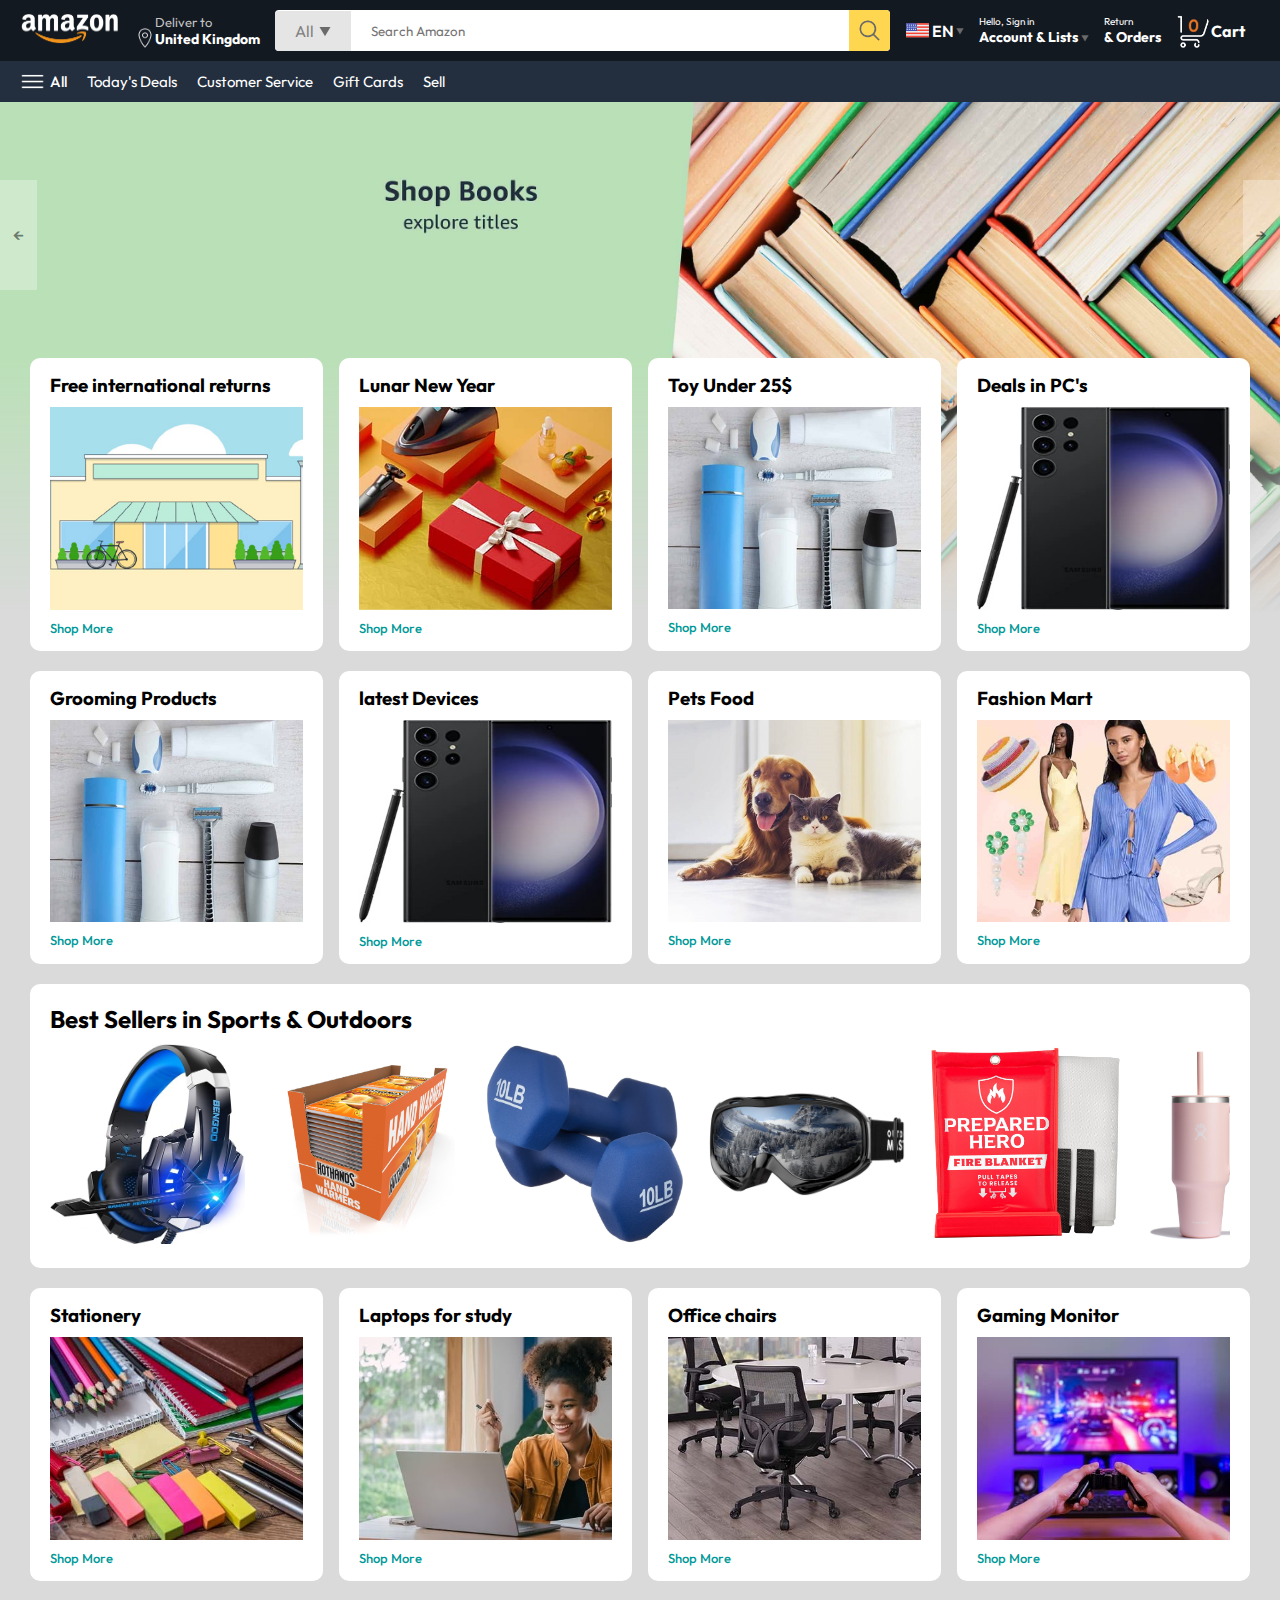
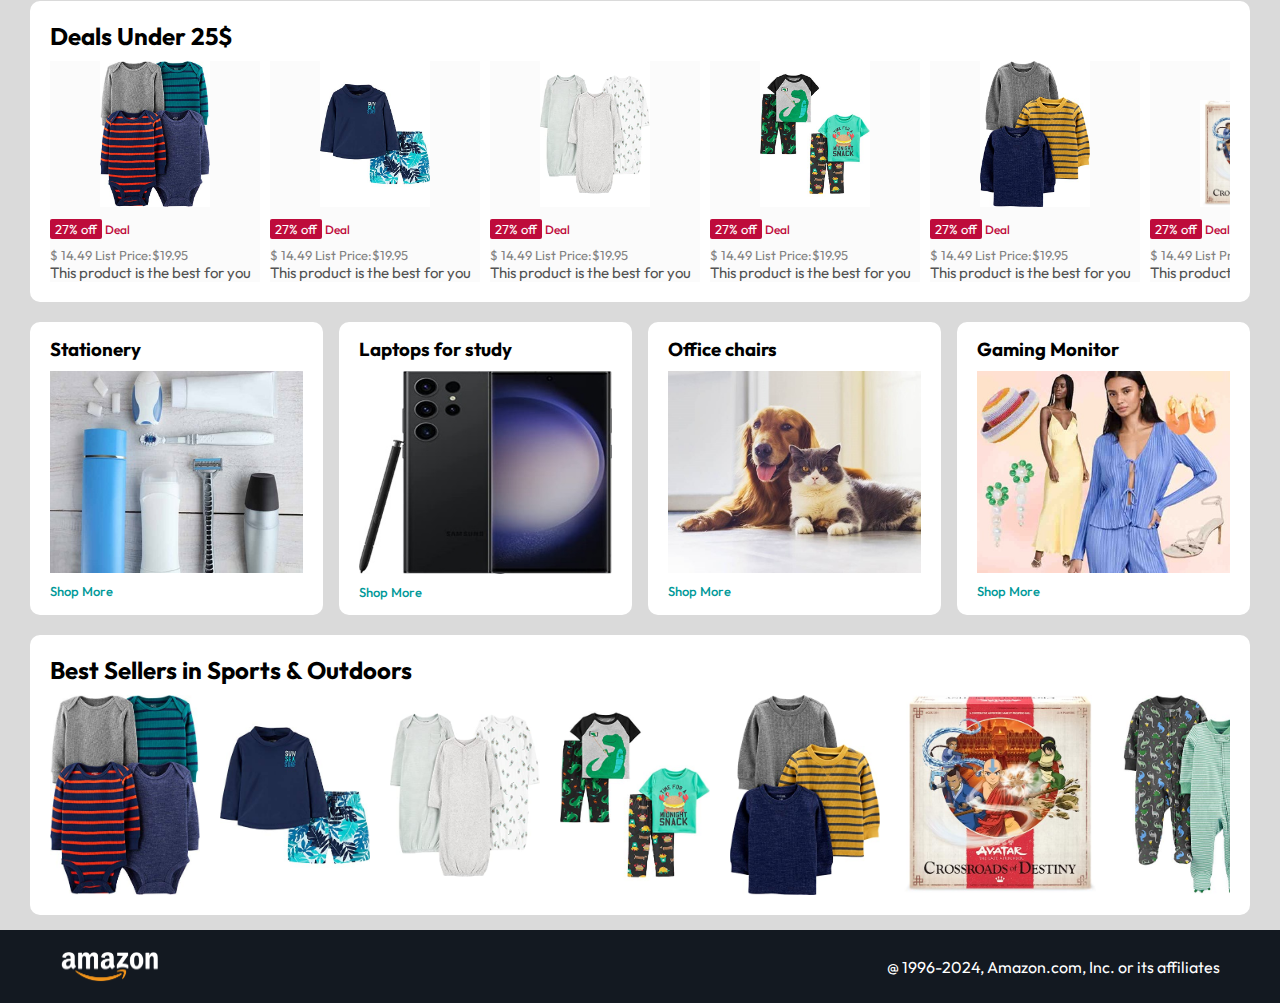
<file: index.html>
<!DOCTYPE html>
<html lang="en">
<head>
	<meta charset="UTF-8">
	<meta name="viewport" content="width=device-width, initial-scale=1.0">
	<title>Amazon clone</title>
	<link rel="stylesheet" href="index.css">
</head>
<body>
<nav >
	<a href="/">
		<img src="resourses/amazon_logo.png" width="100">
	</a>

	<div class="nav-country">
		<img src="/resourses/location_icon.png" height="20">
		<div>
			<p>Deliver to</p>
			<h1>United Kingdom</h1>
		</div>
	</div>

	<div class="nav-search">
		<div class="nav-search-category">
			<p>All</p>
			<img src="./resourses/dropdown_icon.png" height="12">
		</div>
		<input type="text" class="nav-search-input" placeholder="Search Amazon">
		<img src="./resourses/search_icon.png" class="nav-search-icon">
	</div>

	<div class="nav-language">
		<img src="./resourses/us_flag.png" width="25px">
		<p>EN</p>
		<img src="./resourses/dropdown_icon.png" width="8px">
	</div>

	<div class="nav-text">
		<p>Hello, Sign in</p>
		<h1>Account & Lists <img src="./resourses/dropdown_icon.png" width="8px"></h1>
	</div>

	<div class="nav-text">
		<p>Return</p>
		<h1>& Orders</h1>
	</div>
	<a href="" class="nav-cart">
		<img src="./resourses/cart_icon.png" width="35px">
		<h4>Cart</h4>
	</a>

</nav>

	<div class="nav-bottom">
		<div>
			<img src="./resourses/menu_icon.png" width="25px" alt="">
			<p>All</p>
		</div>
		<p>Today's Deals</p>
		<p>Customer Service</p>
		<p>Gift Cards</p>
		<p>Sell</p>
	</div>

	<div class="header-slider">
		<a href="#" class="control_prev">&#8592</a>
		<a href="#" class="control_next">&#8594</a>
		<ul>
			<img src="./resourses/header1.jpg" class="header-img" alt="">
			<img src="./resourses/header2.jpg" class="header-img" alt="">
			<img src="./resourses/header3.jpg" class="header-img" alt="">
			<img src="./resourses/header4.jpg" class="header-img" alt="">
			<img src="./resourses/header5.jpg" class="header-img" alt="">
			<img src="./resourses/header6.jpg" class="header-img" alt="">
		</ul>
	</div>

	<div class="box-row header-box">
		<div class="box-col">
			<h3>Free international returns</h3>
			<img src="./resourses/box1-1.jpg" alt="">
			<a href="/">Shop More</a>
		</div>

		<div class="box-col">
			<h3>Lunar New Year</h3>
			<img src="./resourses/box1-2.jpg" alt="">
			<a href="/">Shop More</a>
		</div>

		<div class="box-col">
			<h3>Toy Under 25$</h3>
			<img src="./resourses/box2-1.jpg" alt="">
			<a href="/">Shop More</a>
		</div>

		<div class="box-col">
			<h3>Deals in PC's</h3>
			<img src="./resourses/box2-2.jpg" alt="">
			<a href="/">Shop More</a>
		</div>
	</div>

	<div class="box-row">
		<div class="box-col">
			<h3>Grooming Products</h3>
			<img src="./resourses/box2-1.jpg" alt="">
			<a href="/">Shop More</a>
		</div>

		<div class="box-col">
			<h3>latest Devices</h3>
			<img src="./resourses/box2-2.jpg" alt="">
			<a href="/">Shop More</a>
		</div>

		<div class="box-col">
			<h3>Pets Food</h3>
			<img src="./resourses/box2-3.jpg" alt="">
			<a href="/">Shop More</a>
		</div>

		<div class="box-col">
			<h3>Fashion Mart</h3>
			<img src="./resourses/box2-4.jpg" alt="">
			<a href="/">Shop More</a>
		</div>
	</div>


	<div class="product-slider">
		<h2>Best Sellers in Sports & Outdoors</h2>
		<div class="products">
			<a href="/product.html">
				<img src="./resourses/product_img.jpg" alt="">
			</a>
			<img src="./resourses/product1-1.jpg" alt="">
			<img src="./resourses/product1-2.jpg" alt="">
			<img src="./resourses/product1-3.jpg" alt="">
			<img src="./resourses/product1-4.jpg" alt="">
			<img src="./resourses/product1-5.jpg" alt="">
			<img src="./resourses/product1-6.jpg" alt="">
			<img src="./resourses/product1-7.jpg" alt="">
			<img src="./resourses/product1-8.jpg" alt="">
			<img src="./resourses/product1-9.jpg" alt="">
			<img src="./resourses/product1-10.jpg" alt="">
		</div>
	</div>

	<div class="box-row">
		<div class="box-col">
			<h3>Stationery</h3>
			<img src="./resourses/box3-1.jpg" alt="">
			<a href="/">Shop More</a>
		</div>

		<div class="box-col">
			<h3>Laptops for study</h3>
			<img src="./resourses/box3-2.jpg" alt="">
			<a href="/">Shop More</a>
		</div>

		<div class="box-col">
			<h3>Office chairs</h3>
			<img src="./resourses/box3-3.jpg" alt="">
			<a href="/">Shop More</a>
		</div>

		<div class="box-col">
			<h3>Gaming Monitor</h3>
			<img src="./resourses/box3-4.jpg" alt="">
			<a href="/">Shop More</a>
		</div>
	</div>


	<div class="product-slider-with-price">
		<h2>Deals Under 25$</h2>
		<div class="products">
			<div class="product-card">
				<div class="product-img-container">
					<img src="./resourses/product2-1.jpg" alt="">
				</div>
				<div class="product-offer">
					<p>27% off</p> <span>Deal</span>
				</div>
				<p class="product-price">$ <span>14.49</span> List Price:$19.95</p>
				<h4>This product is the best for you</h4>
			</div>

			<div class="product-card">
				<div class="product-img-container">
					<img src="./resourses/product2-2.jpg" alt="">
				</div>
				<div class="product-offer">
					<p>27% off</p> <span>Deal</span>
				</div>
				<p class="product-price">$ <span>14.49</span> List Price:$19.95</p>
				<h4>This product is the best for you</h4>
			</div>

			<div class="product-card">
				<div class="product-img-container">
					<img src="./resourses/product2-3.jpg" alt="">
				</div>
				<div class="product-offer">
					<p>27% off</p> <span>Deal</span>
				</div>
				<p class="product-price">$ <span>14.49</span> List Price:$19.95</p>
				<h4>This product is the best for you</h4>
			</div>

			<div class="product-card">
				<div class="product-img-container">
					<img src="./resourses/product2-4.jpg" alt="">
				</div>
				<div class="product-offer">
					<p>27% off</p> <span>Deal</span>
				</div>
				<p class="product-price">$ <span>14.49</span> List Price:$19.95</p>
				<h4>This product is the best for you</h4>
			</div>

			<div class="product-card">
				<div class="product-img-container">
					<img src="./resourses/product2-5.jpg" alt="">
				</div>
				<div class="product-offer">
					<p>27% off</p> <span>Deal</span>
				</div>
				<p class="product-price">$ <span>14.49</span> List Price:$19.95</p>
				<h4>This product is the best for you</h4>
			</div>

			<div class="product-card">
				<div class="product-img-container">
					<img src="./resourses/product2-6.jpg" alt="">
				</div>
				<div class="product-offer">
					<p>27% off</p> <span>Deal</span>
				</div>
				<p class="product-price">$ <span>14.49</span> List Price:$19.95</p>
				<h4>This product is the best for you</h4>
			</div>

			<div class="product-card">
				<div class="product-img-container">
					<img src="./resourses/product2-7.jpg" alt="">
				</div>
				<div class="product-offer">
					<p>27% off</p> <span>Deal</span>
				</div>
				<p class="product-price">$ <span>14.49</span> List Price:$19.95</p>
				<h4>This product is the best for you</h4>
			</div>

			<div class="product-card">
				<div class="product-img-container">
					<img src="./resourses/product2-8.jpg" alt="">
				</div>
				<div class="product-offer">
					<p>27% off</p> <span>Deal</span>
				</div>
				<p class="product-price">$ <span>14.49</span> List Price:$19.95</p>
				<h4>This product is the best for you</h4>
			</div>

			<div class="product-card">
				<div class="product-img-container">
					<img src="./resourses/product2-9.jpg" alt="">
				</div>
				<div class="product-offer">
					<p>27% off</p> <span>Deal</span>
				</div>
				<p class="product-price">$ <span>14.49</span> List Price:$19.95</p>
				<h4>This product is the best for you</h4>
			</div>

			<div class="product-card">
				<div class="product-img-container">
					<img src="./resourses/product2-10.jpg" alt="">
				</div>
				<div class="product-offer">
					<p>27% off</p> <span>Deal</span>
				</div>
				<p class="product-price">$ <span>14.49</span> List Price:$19.95</p>
				<h4>This product is the best for you</h4>
			</div>

			<div class="product-card">
				<div class="product-img-container">
					<img src="./resourses/product2-11.jpg" alt="">
				</div>
				<div class="product-offer">
					<p>27% off</p> <span>Deal</span>
				</div>
				<p class="product-price">$ <span>14.49</span> List Price:$19.95</p>
				<h4>This product is the best for you</h4>
			</div>

		</div>
	</div>

	<div class="box-row">
		<div class="box-col">
			<h3>Stationery</h3>
			<img src="./resourses/box2-1.jpg" alt="">
			<a href="/">Shop More</a>
		</div>

		<div class="box-col">
			<h3>Laptops for study</h3>
			<img src="./resourses/box2-2.jpg" alt="">
			<a href="/">Shop More</a>
		</div>

		<div class="box-col">
			<h3>Office chairs</h3>
			<img src="./resourses/box2-3.jpg" alt="">
			<a href="/">Shop More</a>
		</div>

		<div class="box-col">
			<h3>Gaming Monitor</h3>
			<img src="./resourses/box2-4.jpg" alt="">
			<a href="/">Shop More</a>
		</div>
	</div>


	<div class="product-slider">
		<h2>Best Sellers in Sports & Outdoors</h2>
		<div class="products">
			<img src="./resourses/product2-1.jpg" alt="">
			<img src="./resourses/product2-2.jpg" alt="">
			<img src="./resourses/product2-3.jpg" alt="">
			<img src="./resourses/product2-4.jpg" alt="">
			<img src="./resourses/product2-5.jpg" alt="">
			<img src="./resourses/product2-6.jpg" alt="">
			<img src="./resourses/product2-7.jpg" alt="">
			<img src="./resourses/product2-8.jpg" alt="">
			<img src="./resourses/product2-9.jpg" alt="">
			<img src="./resourses/product2-10.jpg" alt="">
		</div>
	</div>


	<footer>
		<img src="./resourses/amazon_logo.png" width="100" alt="">
		<p>@ 1996-2024, Amazon.com, Inc. or its affiliates</p>
	</footer>

	<script src="index.js"></script>
</body>
</html>
</file>
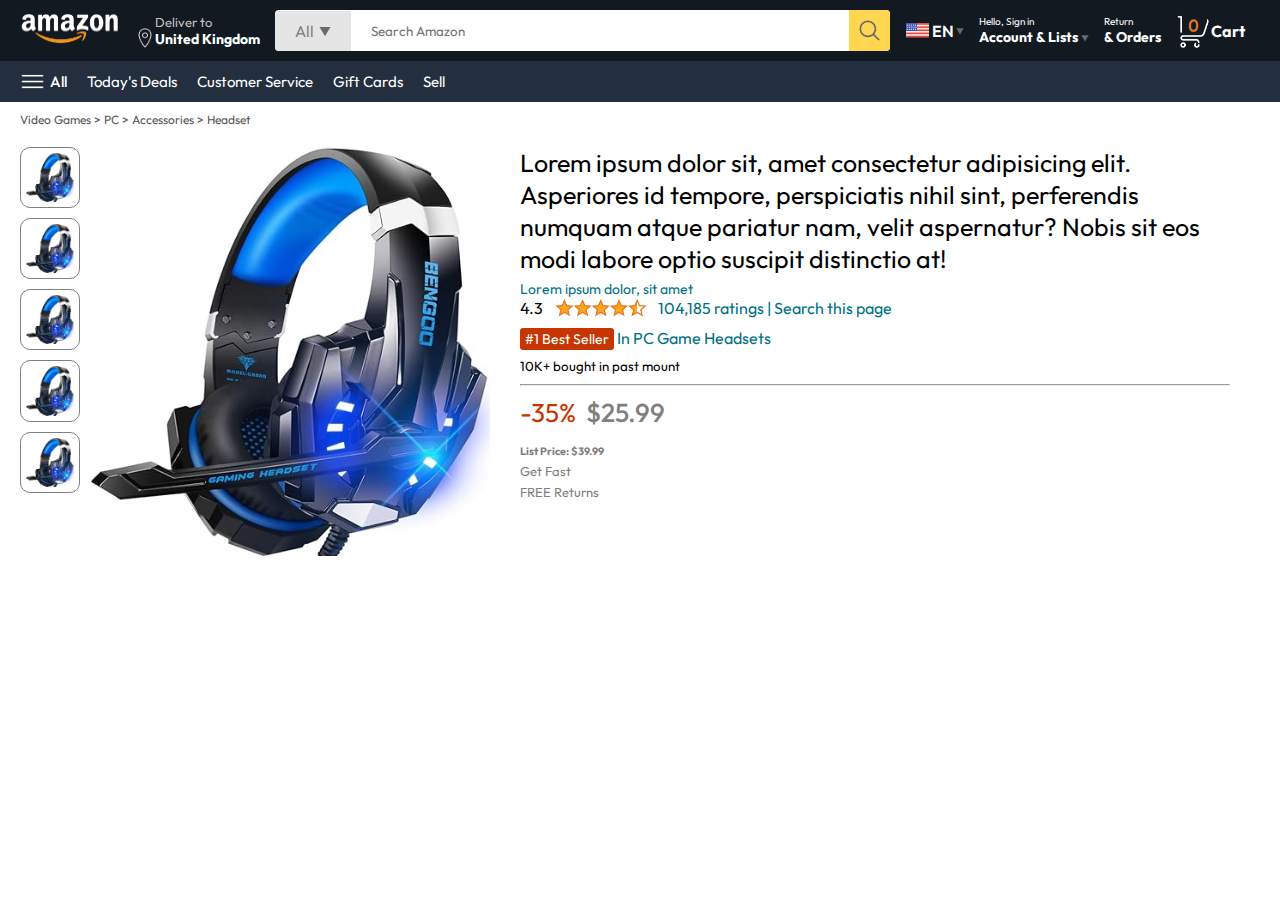
<file: product.html>
<!DOCTYPE html>
<html lang="en">
<head>
	<meta charset="UTF-8">
	<meta name="viewport" content="width=device-width, initial-scale=1.0">
	<title>Product Page</title>
	<link rel="stylesheet" href="index.css">
	<link rel="stylesheet" href="product.css">
</head>
<body>
	<nav >
		<a href="/">
			<img src="resourses/amazon_logo.png" width="100">
		</a>
	
		<div class="nav-country">
			<img src="/resourses/location_icon.png" height="20">
			<div>
				<p>Deliver to</p>
				<h1>United Kingdom</h1>
			</div>
		</div>
	
		<div class="nav-search">
			<div class="nav-search-category">
				<p>All</p>
				<img src="./resourses/dropdown_icon.png" height="12">
			</div>
			<input type="text" class="nav-search-input" placeholder="Search Amazon">
			<img src="./resourses/search_icon.png" class="nav-search-icon">
		</div>
	
		<div class="nav-language">
			<img src="./resourses/us_flag.png" width="25px">
			<p>EN</p>
			<img src="./resourses/dropdown_icon.png" width="8px">
		</div>
	
		<div class="nav-text">
			<p>Hello, Sign in</p>
			<h1>Account & Lists <img src="./resourses/dropdown_icon.png" width="8px"></h1>
		</div>
	
		<div class="nav-text">
			<p>Return</p>
			<h1>& Orders</h1>
		</div>
		<a href="" class="nav-cart">
			<img src="./resourses/cart_icon.png" width="35px">
			<h4>Cart</h4>
		</a>
	
	</nav>
	
		<div class="nav-bottom">
			<div>
				<img src="./resourses/menu_icon.png" width="25px" alt="">
				<p>All</p>
			</div>
			<p>Today's Deals</p>
			<p>Customer Service</p>
			<p>Gift Cards</p>
			<p>Sell</p>
		</div>
	
		<p class="breadcrum">Video Games > PC > Accessories > Headset</p>

		<div class="product-display">
			<div class="product-d-image">
				<div class="product-icons">
					<img src="./resourses/product_img.jpg" width="60" alt="">
					<img src="./resourses/product_img.jpg" width="60" alt="">
					<img src="./resourses/product_img.jpg" width="60" alt="">
					<img src="./resourses/product_img.jpg" width="60" alt="">
					<img src="./resourses/product_img.jpg" width="60" alt="">
				</div>
				<div class="product-main-image">
					<img src="./resourses/product_img.jpg" width="400" alt="">
				</div>
			</div>
			<div class="product-d-details">
				<p class="product-title">
					Lorem ipsum dolor sit, amet consectetur adipisicing elit. Asperiores id tempore,
					perspiciatis nihil sint, perferendis numquam atque pariatur nam, velit aspernatur? 
					Nobis sit eos modi labore optio suscipit distinctio at!
				</p>
				<p class="brand-store">
					Lorem ipsum dolor, sit amet
				</p>
				<div class="product-rating">
					<div>4.3 <img src="./resourses/rating_img.png" height="20px" alt=""></
						div>
					<p>104,185 ratings | Search this page</p>
				</div>
				<p><span>#1 Best Seller</span> In PC Game Headsets</p>
				<h5>10K+ bought in past mount</h5>
				<hr>
			</div>
				<div class="product-price">
					<div>
					<p>-35%</p>
					<h1>$25.99</h1>
				</div>
				<h5>List Price: $39.99</h5>
				<p>Get Fast</p>
				<p>FREE Returns</p>
			</div>
			<div class="product-d-purchase"></div>
		</div>
</body>
</html>
</file>
<file: index.css>
@import url('https://fonts.googleapis.com/css2?family=Outfit:wght@100..900&display=swap');

* {
	padding: 0;
	margin: 0;
	box-sizing: border-box;
	font-family: Outfit;
}

body {
	background-color: #dadada;
}

a {
	text-decoration: none;
	color: inherit;
}

nav {
	display: flex;
	align-items: center;
	justify-content: space-between;
	background: #131921;
	padding: 10px 20px;
	color: #fff;
}

.nav-country {
	display: flex;
	align-items: end;
	margin-left: 15px;
	font-size: 13px;
	color: #c4c4c4;
}

.nav-country h1 {
	color: #fff;
	font-size: 14px;
}

.nav-search {
	flex: 1;
	display: flex;
	align-items: center;
	background: #fff;
	color: gray;
	max-width: 1000px;
	border-radius: 4px;
	margin-left: 15px;
}

.nav-search-category {
	display: flex;
	align-items: center;
	padding: 10px 20px;
	gap: 5px;
	background: #e5e5e5;
	border-radius: 4px 0 0 4px;
}

.nav-search-input {
	border: none;
	outline: none;
	padding-left: 20px;
	width: 100%;
}

.nav-search-icon {
	max-width: 41px;
	padding: 8px;
	background: #ffd64f;
	border-radius: 0 4px 4px 0;
}

.nav-language {
	display: flex;
	align-items: center;
	gap: 2px;
	font-weight: 600;
	margin-left: 15px;
}

.nav-text {
	margin-left: 15px;
}

.nav-text p {
font-size: 10px;
}

.nav-text h1 {
	font-size: 14px;
}

.nav-cart {
	display: flex;
	align-items: center;
	margin: 0px 15px;
}

.nav-bottom {
	display: flex;
	align-items: center;
	gap: 20px;
	padding: 8px 20px;
	background: #232f3e;
	color: #fff;
	font-size: 15px;
}

.nav-bottom div {
	display: flex;
	align-items: center;
	gap: 5px;
	font-weight: 500;
}

.header-slider ul {
	display: flex;
	overflow-y: hidden;
}

.header-img {
	max-width: 100%;
	mask-image: linear-gradient(to bottom, #000000 50%, transparent 100% );
}

.header-slider a {
	position: absolute;
	top: 20%;
	z-index: 1;
	padding: 5vh 1vw;
	background: #ffffff4f;
	color: #0000007b;
	text-decoration: none;
	font-weight: 600;
	font-weight: 18px;
	cursor: pointer;
}

.control_next {
	right: 0;
}

.box-row {
	display: flex;
	flex-wrap: wrap;
	row-gap: 20px;
	justify-content: space-between;
	margin: 20px 30px;
}

.box-col {
	display: flex;
	flex-direction: column;
	gap: 10px;
	padding: 15px 20px;
	background: #fff;
	max-width: 24%;
	min-width: 200px;
	z-index: 1;
	border-radius: 10px;
}

.box-col a {
	font-size: 13px;
	color: #009999;
	font-weight: 500;
}

.header-box {
	margin-top: -20vw;
}

.product-slider {
	background: #fff;
	margin: 0 30px;
	padding: 20px;
	margin-bottom: 15px;
	border-radius: 10px;
}

.products {
	display: flex;
	overflow-x: auto;
	gap: 20px;
	margin-top: 10px;
}

.product-slider .products img {
	max-width: 200px;
	max-height: 200px;
}

.product-slider .products::-webkit-scrollbar {
	display: none;
}

.product-slider-with-price {
	background: #fff;
	margin: 0 30px;
	padding: 20px;
	margin-bottom: 15px;
	border-radius: 10px;
}

.product-slider-with-price .products {
	display: flex;
	overflow-x: auto;
	gap: 10px;
	margin-top: 10px;
}

.product-slider-with-price .products::-webkit-scrollbar {
	display: none;
}

.product-card {
	display: flex;
	flex-direction: column;
	justify-content: end;
	min-width: 210px;
	background: #fbfbfb;
}

.product-card img {
	width: 110px;
	margin: 0 50px;
}

.product-offer p {
	background: #be0b3b;
	color: #fff;
	display: inline-block;
	padding: 2px 5px;
	border-radius: 2px;
	margin: 8px 0;
	font-size: 13px;
}

.product-offer span {
	color: #be0b3b;
	font-weight: 500;
	font-size: 12px;
}

.product-price {
	color: gray;
	font-size: 13px;
}

.product-card h4 {
	color: #525252;
	font-size: 15px;
	font-weight: 400;
}

footer {
	display: flex;
	justify-content: space-between;
	align-items: center;
	color: #fff;
	background-color: #131921;
	padding: 20px 60px;
}
</file>
<file: product.css>
body {
	background: #fff;
}

.breadcrum {
	padding: 10px 20px;
	font-size: 12px;
	color: #565656;
}

.product-display {
	min-height: 100%;
	padding: 10px 20px;
	display: flex;
}

.product-d-image {
	display: flex;
	gap: 10px;
}

.product-icons {
	display: flex;
	flex-direction: column;
	gap: 10px;
}

.product-icons img {
	border: 1px solid gray;
	border-radius: 10px;
	padding: 5px;
}

.product-d-details {
	margin: 0 30px;
}

.product-title {
	font-size: 25px;
}

.brand-store {
	margin-top: 5px;
	color: #007185;
	font-size: 14px;
}

.product-rating {
	display: flex;
	flex-direction: column;
	gap: 10px;
}

.product-rating div {
	display: flex;
	align-items: center;
	gap: 10px;
}

.product-rating p {
	color: #007185;
}

.product-rating p span {
	color: #fff;
	background: #c73500;
	padding: 2px 5px;
	border-radius: 3px;
	font-size: 14px;
}

.product-rating h5 {
	font-weight: 400;
}

.product-price {
	display: flex;
	flex-direction: column;
	gap: 5px;
}

.product-price div {
	display: flex;
	align-items: center;
	gap: 10px;
	margin: 10px 0;
}

.product-price div p {
	font-size: 26px;
	color: #c73500;
}

.product-price div h1 {
	font-size: 26px;
	font-weight: 500;
}

.product-price div h5 {
	color: #565656;
	font-weight: 400;
}
</file>
